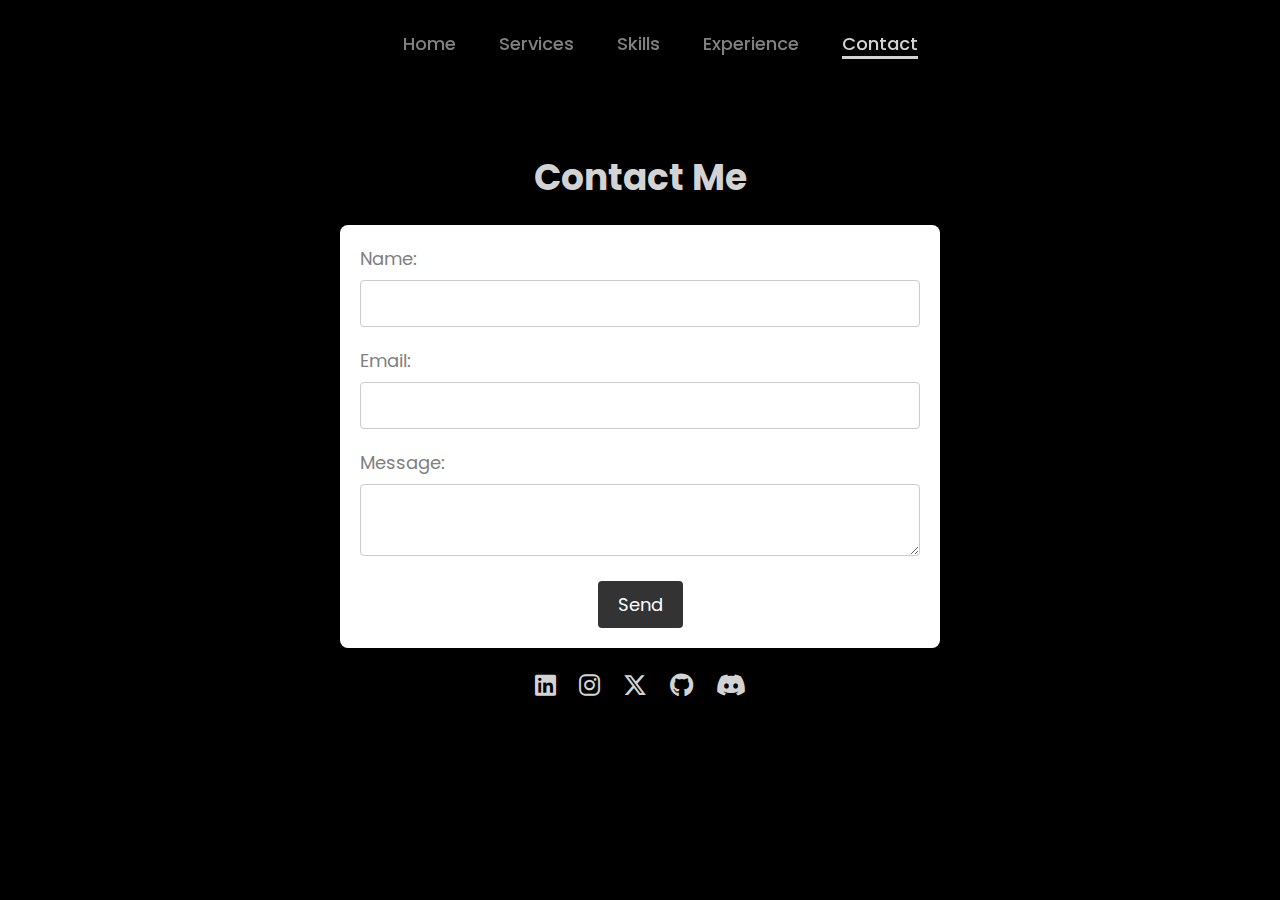
<file: contact.html>
<!DOCTYPE html>
<html lang="en">
<head>
    <meta charset="UTF-8">
    <meta name="viewport" content="width=device-width, initial-scale=1.0">
    <link rel="stylesheet" href="https://cdnjs.cloudflare.com/ajax/libs/font-awesome/6.5.2/css/all.min.css">
    <link rel="stylesheet" href="style.css">
    <title>Ahmed Website - Contact</title>
    <link rel="icon" href="https://i.ibb.co/sWwhcjM/logo-1.png"/>
</head>
<body>
    <header>
        <nav>
            <a href="index.html">Home</a>
            <a href="services.html">Services</a>
            <a href="skills.html">Skills</a>
            <a href="experience.html">Experience</a>
            <a href="contact.html" class="active">Contact</a>
        </nav>
    </header>
    <section class="contact">
        <h1>Contact Me</h1>
        <form id="contact-form">
            <label for="name">Name:</label>
            <input type="text" id="name" name="name" required>
            <label for="email">Email:</label>
            <input type="email" id="email" name="email" required>
            <label for="message">Message:</label>
            <textarea id="message" name="message" required></textarea>
            <button type="submit">Send</button>
        </form>
        <div class="contact-social-icons">
            <a href="https://www.linkedin.com/in/1AhmedS/"><i class="fa-brands fa-linkedin"></i></a>
            <a href="https://instagram.com/nsl2j"><i class="fa-brands fa-instagram"></i></a>
            <a href="https://x.com/nsl2j"><i class="fa-brands fa-x-twitter"></i></a>
            <a href="https://github.com/1AhmedS"><i class="fa-brands fa-github"></i></a>
            <a href="https://discord.com/users/813844172754649130"><i class="fa-brands fa-discord"></i></a>
        </div>
    </section>
    <script src="script.js"></script>
</body>
</html>
</file>
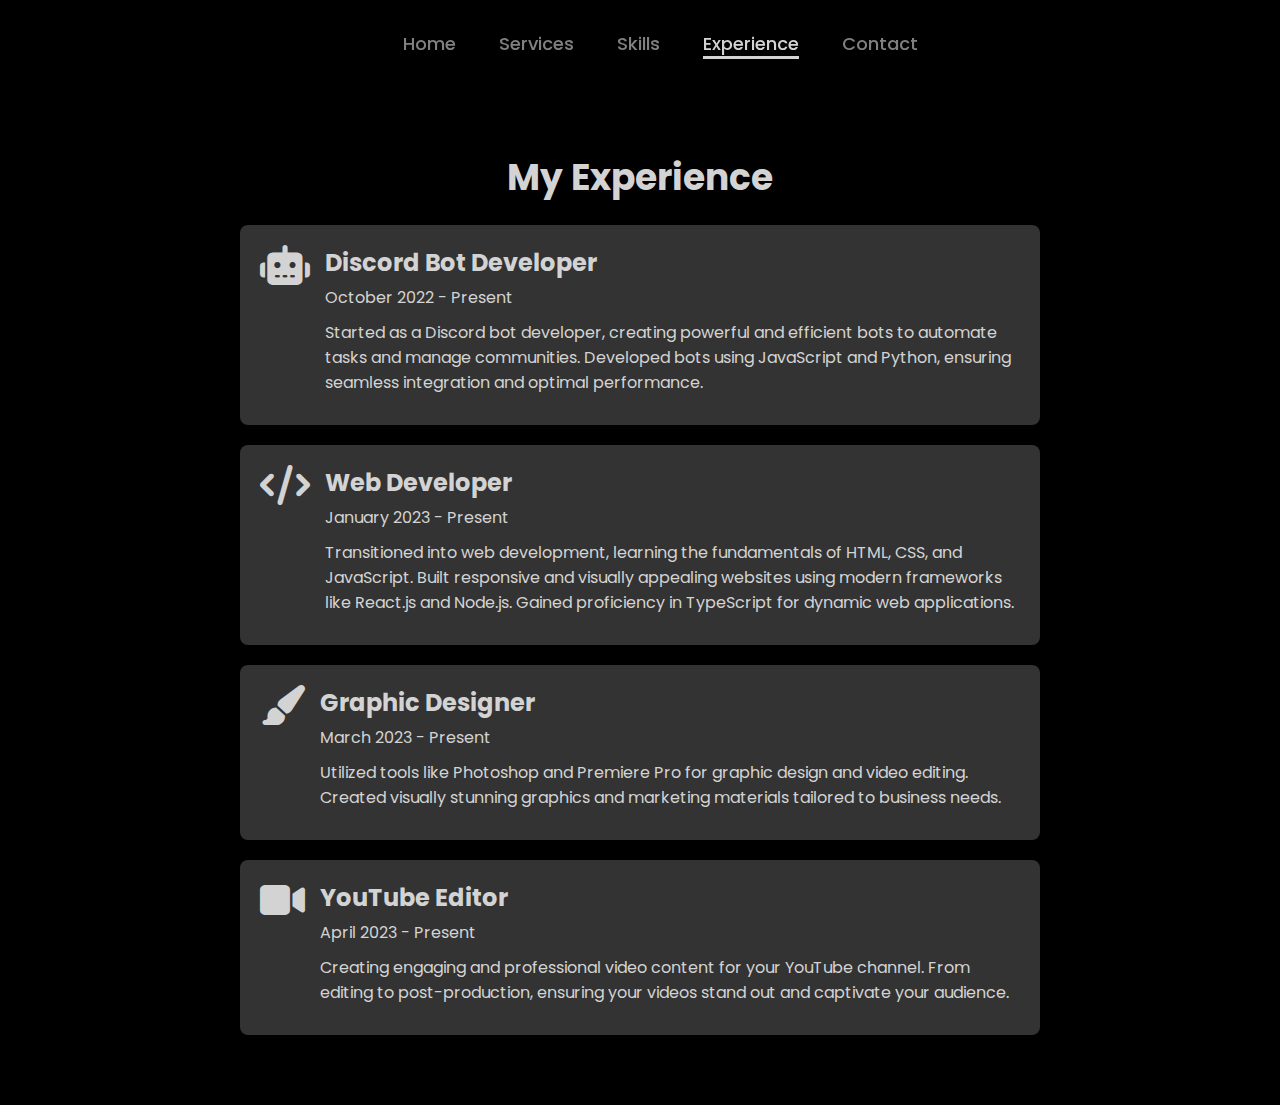
<file: experience.html>
<!DOCTYPE html>
<html lang="en">
<head>
    <meta charset="UTF-8">
    <meta name="viewport" content="width=device-width, initial-scale=1.0">
    <link rel="stylesheet" href="https://cdnjs.cloudflare.com/ajax/libs/font-awesome/6.5.2/css/all.min.css">
    <link rel="stylesheet" href="style.css">
    <title>Ahmed Website - Experience</title>
    <link rel="icon" href="https://i.ibb.co/sWwhcjM/logo-1.png"/>
</head>
<body>
    <header>
        <nav>
            <a href="index.html">Home</a>
            <a href="services.html">Services</a>
            <a href="skills.html">Skills</a>
            <a href="experience.html" class="active">Experience</a>
            <a href="contact.html">Contact</a>
        </nav>
    </header>
    <section class="experience">
        <h1>My Experience</h1>
        <div class="experience-container">
            <div class="experience-item">
                <i class="fa-solid fa-robot"></i>
                <div class="experience-details">
                    <h2>Discord Bot Developer</h2>
                    <p class="duration">October 2022 - Present</p>
                    <p class="description">Started as a Discord bot developer, creating powerful and efficient bots to automate tasks and manage communities. Developed bots using JavaScript and Python, ensuring seamless integration and optimal performance.</p>
                </div>
            </div>
            <div class="experience-item">
                <i class="fa-solid fa-code"></i>
                <div class="experience-details">
                    <h2>Web Developer</h2>
                    <p class="duration">January 2023 - Present</p>
                    <p class="description">Transitioned into web development, learning the fundamentals of HTML, CSS, and JavaScript. Built responsive and visually appealing websites using modern frameworks like React.js and Node.js. Gained proficiency in TypeScript for dynamic web applications.</p>
                </div>
            </div>
            <div class="experience-item">
                <i class="fa-solid fa-paint-brush"></i>
                <div class="experience-details">
                    <h2>Graphic Designer</h2>
                    <p class="duration">March 2023 - Present</p>
                    <p class="description">Utilized tools like Photoshop and Premiere Pro for graphic design and video editing. Created visually stunning graphics and marketing materials tailored to business needs.</p>
                </div>
            </div>
            <div class="experience-item">
                <i class="fa-solid fa-video"></i>
                <div class="experience-details">
                    <h2>YouTube Editor</h2>
                    <p class="duration">April 2023 - Present</p>
                    <p class="description">Creating engaging and professional video content for your YouTube channel. From editing to post-production, ensuring your videos stand out and captivate your audience.</p>
                </div>
            </div>
        </div>
    </section>
</body>
</html>
</file>
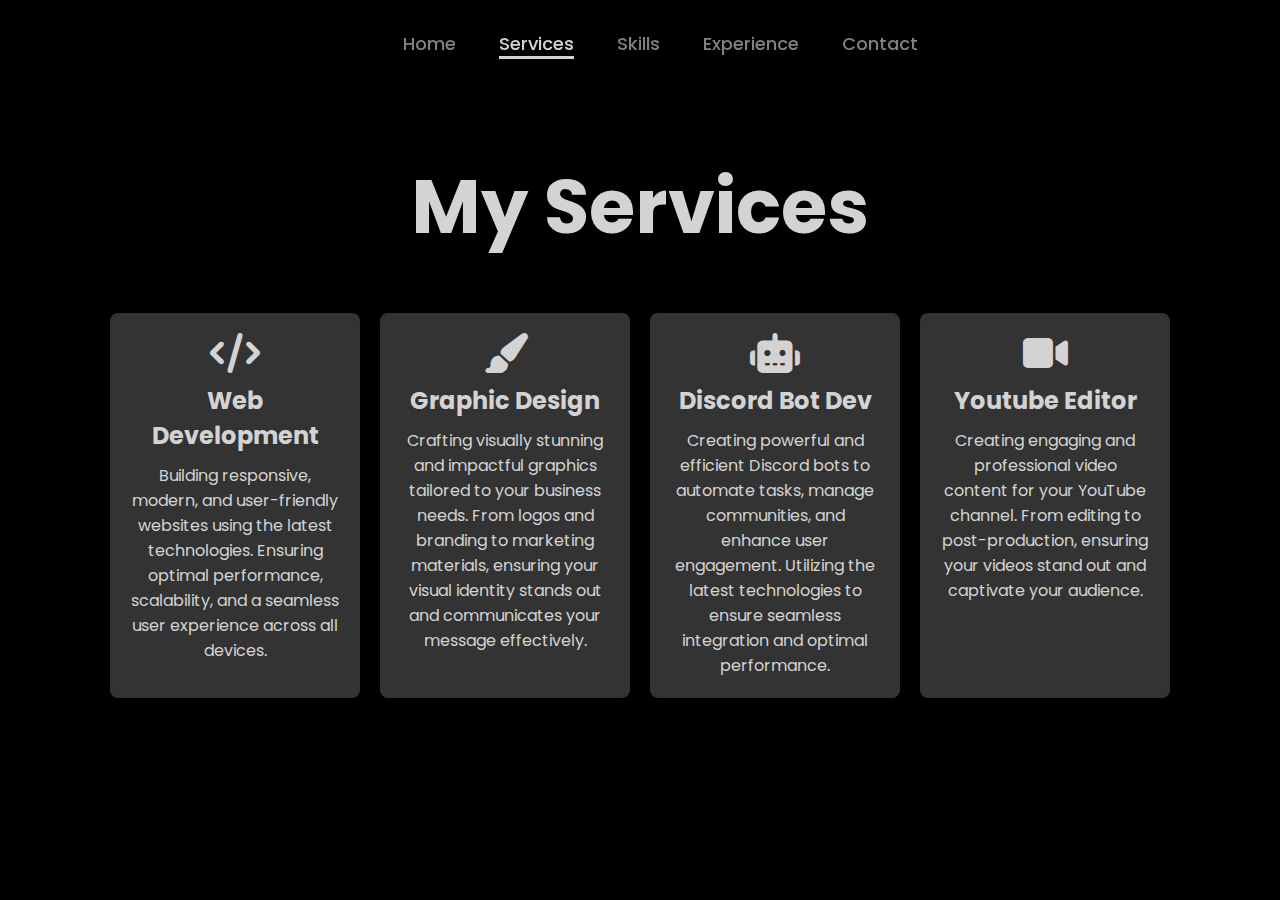
<file: services.html>
<!DOCTYPE html>
<html lang="en">
<head>
    <meta charset="UTF-8">
    <meta name="viewport" content="width=device-width, initial-scale=1.0">
    <link rel="stylesheet" href="https://cdnjs.cloudflare.com/ajax/libs/font-awesome/6.5.2/css/all.min.css">
    <link rel="stylesheet" href="style.css">
    <title>Ahmed Website - Services</title>
    <link rel="icon" href="https://i.ibb.co/sWwhcjM/logo-1.png"/>
</head>
<body>
    <header>
        <nav>
            <a href="index.html">Home</a>
            <a href="services.html" class="active">Services</a>
            <a href="skills.html">Skills</a>
            <a href="experience.html">Experience</a>
            <a href="contact.html">Contact</a>
        </nav>
    </header>
    <section class="services">
        <h1>My Services</h1>
        <div class="service-container">
            <div class="service">
                <i class="fa-solid fa-code"></i>
                <h2>Web Development</h2>
                <p>Building responsive, modern, and user-friendly websites using the latest technologies. Ensuring optimal performance, scalability, and a seamless user experience across all devices.</p>
            </div>
            <div class="service">
                <i class="fa-solid fa-paint-brush"></i>
                <h2>Graphic Design</h2>
                <p>Crafting visually stunning and impactful graphics tailored to your business needs. From logos and branding to marketing materials, ensuring your visual identity stands out and communicates your message effectively.</p>
            </div>
            <div class="service">
                <i class="fa-solid fa-robot"></i>
                <h2>Discord Bot Dev</h2>
                <p>Creating powerful and efficient Discord bots to automate tasks, manage communities, and enhance user engagement. Utilizing the latest technologies to ensure seamless integration and optimal performance.</p>            
            </div>
            <div class="service">
                <i class="fa-solid fa-video"></i>
                <h2>Youtube Editor</h2>
                <p>Creating engaging and professional video content for your YouTube channel. From editing to post-production, ensuring your videos stand out and captivate your audience.</p>
            </div>
        </div>
    </section>
</body>
</html></div>
</file>
<file: style.css>
@import url("https://fonts.googleapis.com/css2?family=Poppins:wght@100;200;300;400;500;600&display=swap");html{font-size:62.5%;}*{margin-left:0;}*{margin-bottom:0;}nav a{font-size:1.8rem;}*{margin-right:0;}body,nav a{color:gray;}*{margin-top:0;}*{padding-left:0;}body,header{width:100%;}*{padding-bottom:0;}[class~=logo]{font-size:3rem;}*{padding-right:0;}*{padding-top:0;}*{box-sizing:border-box;}*{text-decoration:none;}*{border-left-width:medium;}nav a:hover,[class~=logo],nav a.active{color:#d3d3d3;}*{border-bottom-width:medium;}*{border-right-width:medium;}*{border-top-width:medium;}body{height:100vh;}body{overflow-x:hidden;}nav a,nav a:hover{border-bottom-width:3px;}nav a{margin-left:4rem;}*{border-left-style:none;}*{border-bottom-style:none;}*{border-right-style:none;}body{background-color:black;}nav a,nav a:hover{border-bottom-style:solid;}header{margin-top:1.25pc;}*{border-top-style:none;}nav a{font-weight:500;}nav a{transition:.3s ease;}nav a:hover{border-bottom-color:#d3d3d3;}*{border-left-color:currentColor;}header{background-color:#333;}nav a:hover{border-image:none;}*{border-bottom-color:currentColor;}header{background-color:transparent;}*{border-right-color:currentColor;}[class~=logo]{font-weight:800;}*{border-top-color:currentColor;}header{position:fixed;}header{top:0;}*{border-image:none;}*{outline:none;}header{left:0;}nav a.active{border-bottom-width:3px;}header{padding-left:9%;}nav a.active{border-bottom-style:solid;}*{font-family:"Poppins",sans-serif;}nav a.active{border-bottom-color:#d3d3d3;}header{padding-bottom:1rem;}nav a.active{border-image:none;}[class~=logo]{cursor:pointer;}nav a{border-bottom-color:transparent;}[class~=logo]{transition:.5s ease;}nav a{border-image:none;}header{padding-right:9%;}header{padding-top:1rem;}header{filter:drop-shadow(10px);}header{display:flex;}header{justify-content:center;}header{align-items:center;}header{z-index:100;}.logo:hover{transform:scale(1.1);}@media (max-width:995px){nav ul,nav,header{display:flex;}nav ul li{margin-left:.625pc;}header,nav{justify-content:center;}header,nav{align-items:center;}nav a:hover,nav a[class~=active]{color:#d3d3d3;}nav a,nav[class~=active]{display:block;}nav a:hover{border-bottom-width:.03125in;}nav a:hover{border-bottom-style:solid;}header{flex-direction:row;}header,nav,nav ul{padding-left:0;}header{padding-bottom:15pt;}nav ul,nav,header{padding-right:0;}nav a:hover{border-bottom-color:#d3d3d3;}nav ul{list-style:none;}header{padding-top:15pt;}nav a:hover{border-image:none;}nav ul,nav ul li{margin-bottom:0;}nav{position:static;}nav{width:auto;}nav{background-color:transparent;}nav ul,nav{padding-bottom:0;}nav{border-left-width:medium;}nav ul,nav{padding-top:0;}nav{border-bottom-width:medium;}nav ul{margin-left:0;}nav ul li{margin-right:.625pc;}nav{border-right-width:medium;}nav ul{margin-right:0;}nav ul li,nav ul{margin-top:0;}nav{border-top-width:medium;}nav a{font-size:2rem;}nav{border-left-style:none;}nav a{margin-left:1rem;}nav a{margin-bottom:3rem;}nav a[class~=active]{border-bottom-width:.03125in;}nav{border-bottom-style:none;}nav a{margin-right:1rem;}nav{border-right-style:none;}nav a{margin-top:3rem;}nav{border-top-style:none;}nav a[class~=active]{border-bottom-style:solid;}nav a[class~=active]{border-bottom-color:#d3d3d3;}nav{border-left-color:currentColor;}nav a[class~=active]{border-image:none;}nav{border-bottom-color:currentColor;}nav{border-right-color:currentColor;}nav{border-top-color:currentColor;}nav{border-image:none;}}.home{display:flex;}.home,[class~=social-icons] a{justify-content:center;}[class~=social-icons] a,.home{align-items:center;}[class~=home-content] h3{font-size:4rem;}[class~=home-content] h3{margin-bottom:1rem;}[class~=typing-text] span::before{content:"software Developer";}.home{gap:8rem;}[class~=home] [class~=home-content] h1,[class~=home-content] h3{font-weight:700;}[class~=btn],.home,[class~=typing-text] span::after{background-color:black;}.home-content p{font-size:.9375pc;}.home-content p{margin-top:.208333333in;}[class~=home] [class~=home-content] h1{font-size:6rem;}[class~=home-img] img{position:relative;}[class~=home-img] img{width:32vw;}[class~=home-img] img,[class~=home-img]{border-radius:50%;}[class~=btn]{display:inline-block;}[class~=btn]{padding-left:2.8rem;}[class~=btn],[class~=typing-text] span::before{color:#d3d3d3;}[class~=typing-text] span::before{animation:words 20s infinite;}[class~=btn]{padding-bottom:1rem;}[class~=typing-text] span::after{content:"";}[class~=home-img] img{box-shadow:0 0 .260416667in solid #d3d3d3;}[class~=btn]{padding-right:2.8rem;}[class~=home-img] img{cursor:pointer;}[class~=home-img] img{transition:.2s linear;}[class~=social-icons] a{display:inline-flex;}[class~=home] [class~=home-content] h1{line-height:1.3;}[class~=btn]{padding-top:1rem;}.home-img img:hover{font-size:1.8rem;}[class~=btn]{border-radius:4rem;}[class~=btn]{font-size:1.6rem;}[class~=social-icons] a{width:4rem;}[class~=typing-text] span::after{position:absolute;}.home-img img:hover{font-weight:500;}[class~=btn]{letter-spacing:.3rem;}[class~=social-icons] a{height:4rem;}[class~=typing-text] span::after{height:100%;}[class~=btn]:hover{transform:scale3d(1.03);}[class~=social-icons] a{background-color:transparent;}[class~=typing-text],[class~=btn]{font-weight:600;}[class~=btn]{border-left-width:.020833333in;}[class~=social-icons] a{border-left-width:.2rem;}[class~=btn]{border-bottom-width:.020833333in;}[class~=btn]{border-right-width:.020833333in;}[class~=social-icons] a{border-bottom-width:.2rem;}[class~=social-icons] a{border-right-width:.2rem;}[class~=social-icons] a{border-top-width:.2rem;}[class~=btn],[class~=typing-text] span::after,[class~=social-icons] a{border-left-style:solid;}[class~=btn]{border-top-width:.020833333in;}[class~=btn],[class~=social-icons] a{border-bottom-style:solid;}[class~=typing-text] span::after{border-left-width:.03125in;}[class~=social-icons] a,[class~=btn]{border-right-style:solid;}[class~=btn],[class~=social-icons] a{border-top-style:solid;}[class~=btn],[class~=social-icons] a{border-left-color:#d3d3d3;}[class~=btn],[class~=social-icons] a{border-bottom-color:#d3d3d3;}section{min-height:100vh;}[class~=btn],[class~=social-icons] a{border-right-color:#d3d3d3;}[class~=social-icons] a:hover,[class~=btn]:hover{color:black;}[class~=social-icons] a:hover{transform:scale(1.3) translateY(-5px);}[class~=typing-text] span::after{border-left-color:black;}[class~=btn],[class~=social-icons] a{border-top-color:#d3d3d3;}[class~=btn]:hover,[class~=social-icons] a:hover{background-color:#d3d3d3;}[class~=typing-text] span::after,[class~=social-icons] a,[class~=btn]{border-image:none;}[class~=social-icons] a{font-size:2rem;}[class~=typing-text] span::after{right:-8;}[class~=btn],[class~=social-icons] a{transition:.3s ease;}[class~=social-icons] a{border-radius:50%;}[class~=btn]{cursor:pointer;}[class~=typing-text]{font-size:2.125pc;}[class~=social-icons] a{margin-left:0;}[class~=social-icons] a:hover,[class~=btn]:hover{box-shadow:0 0 1.5625pc #d3d3d3;}[class~=typing-text]{min-width:17.5pc;}[class~=social-icons] a{margin-bottom:3rem;}section{padding-left:9%;}[class~=social-icons] a{margin-right:1.5rem;}[class~=social-icons] a{margin-top:3rem;}span,[class~=social-icons] a{color:#d3d3d3;}[class~=typing-text] span{position:relative;}[class~=typing-text] span::after{animation:cursor .6s infinite;}section{padding-bottom:5rem;}section{padding-right:9%;}section{padding-top:5rem;}@keyframes cursor{to{border-left:3px solid #d3d3d3;}}@keyframes words{0%,20%{content:"Web Developer";}21%,40%{content:"Djs Developer";}41%,60%{content:"Web Designer";}61%,80%{content:"Editor";}81%,100%{content:"Designer";}}@media (max-width: 1000px){[class~=home]{gap:4rem;}}@media (max-width:995px){[class~=home]{flex-direction:column;}[class~=home]{margin-left:4rem;}[class~=home]{margin-bottom:5rem;}.home-content h1{font-size:5rem;}[class~=home-img] img{width:70vw;}[class~=home]{margin-right:4rem;}[class~=home]{margin-top:5rem;}[class~=home-img] img{margin-top:4rem;}[class~=home] [class~=home-content] h3{font-size:2.5rem;}}[class~=skills-list],[class~=service-container]{display:flex;}[class~=skills-list] li{margin-left:7.5pt;}[class~=skills-list],[class~=service-container]{flex-wrap:wrap;}[class~=skills-list],[class~=service-container]{justify-content:center;}.message-box .success{color:#4caf50;}[class~=skills-list]{list-style:none;}[class~=skills-list]{padding-left:0;}[class~=skills-list] li{margin-bottom:7.5pt;}#contact-form label{display:block;}[class~=skills-list] li{margin-right:7.5pt;}[class~=skills-list]{padding-bottom:0;}#contact-form label{font-size:13.5pt;}[class~=skills-list] li{margin-top:7.5pt;}#contact-form label{margin-bottom:6pt;}[class~=skills-list]{padding-right:0;}[class~=message-box] [class~=error]{color:#f44336;}[class~=skills-list]{padding-top:0;}.skills-list img{width:3.125pc;}#contact-form label{text-align:left;}[class~=skills-list]{margin-left:0;}#contact-form input{width:100%;}#contact-form{max-width:450pt;}#contact-form,[class~=skills-list]{margin-bottom:0;}[class~=skills-list]{margin-right:0;}.skills-list img{height:3.125pc;}[class~=skills-list]{margin-top:0;}[class~=services],[class~=service]{padding-left:1.25pc;}[class~=services]{padding-bottom:3.125pc;}[class~=services] h1{font-size:27pt;}[class~=services],[class~=service]{padding-right:1.25pc;}#contact-form input{padding-left:.104166667in;}[class~=services]{padding-top:3.125pc;}#contact-form input,[class~=services] h1{margin-bottom:20px;}#contact-form input{padding-bottom:.104166667in;}[class~=experience-details] [class~=description],.experience-details .duration{font-size:.166666667in;}[class~=Skills-content] h3,[class~=services],[class~=Skills] [class~=Skills-content] h1,[class~=service]{text-align:center;}[class~=services] h1{margin-top:100px;}#contact-form{margin-left:auto;}[class~=Skills] [class~=Skills-content] h1{font-size:50px;}[class~=services] h1{font-size:75px;}.experience-details .duration,[class~=service] h2,[class~=skills-title],[class~=service] i,[class~=service] p,[class~=services] h1{color:#d3d3d3;}[class~=services] h1{margin-bottom:50px;}#contact-form input{padding-right:.104166667in;}[class~=service-container]{gap:20px;}[class~=service] i{font-size:40px;}.experience-details .duration,[class~=experience-details] [class~=description],[class~=service] i,[class~=service] h2{margin-bottom:.104166667in;}#contact-form input{padding-top:.104166667in;}[class~=service]{background-color:#333;}[class~=service]{border-radius:.5pc;}#contact-form{margin-right:auto;}[class~=service]{box-shadow:0 3pt 6pt rgba(0,0,0,.1);}#contact-form input{border-left-width:.0625pc;}[class~=service]{padding-bottom:15pt;}#contact-form input{border-bottom-width:.0625pc;}[class~=service] h2{font-size:1.5pc;}#contact-form input{border-right-width:.0625pc;}#contact-form input{border-top-width:.0625pc;}[class~=service]{padding-top:15pt;}[class~=service]{width:250px;}#contact-form input{border-left-style:solid;}#contact-form input,[class~=service] p{font-size:16px;}[class~=Skills],[class~=skills-title],.status,[class~=message-box]{display:flex;}.status,[class~=Skills],[class~=skills-title]{justify-content:center;}#contact-form input{border-bottom-style:solid;}.status,[class~=message-box],[class~=Skills],[class~=skills-title]{align-items:center;}[class~=Skills-content] h3{font-size:50px;}#contact-form input{border-right-style:solid;}[class~=Skills]{gap:8rem;}[class~=Skills]{background-color:black;}[class~=Skills]{margin-top:6.25pc;}[class~=Skills-content] h3{margin-bottom:1rem;}#contact-form input{border-top-style:solid;}[class~=Skills-content] h3,[class~=Skills] [class~=Skills-content] h1,[class~=skills-title]{font-weight:700;}#contact-form input{border-left-color:#ccc;}#contact-form input{border-bottom-color:#ccc;}[class~=skills-title]{font-size:1.875pc;}#contact-form textarea,[class~=skills-title]{margin-bottom:20px;}#contact-form input{border-right-color:#ccc;}#contact-form input{border-top-color:#ccc;}#contact-form input{border-image:none;}#contact-form{margin-top:0;}#contact-form input{border-radius:4px;}[class~=skills-title] i{color:gray;}#contact-form textarea{width:100%;}#contact-form textarea{padding-left:.104166667in;}[class~=skills-title] i{margin-right:8px;}#contact-form{background-color:#fff;}.Skills-content p{font-size:15pt;}.status{margin-left:0;}.Skills-content p,[class~=contact]{text-align:center;}#contact-form textarea{padding-bottom:.104166667in;}.Skills-content p{margin-top:20px;}.status{margin-bottom:15pt;}#contact-form textarea{padding-right:.104166667in;}.status,.status li{list-style:none;}[class~=status] img{max-width:100%;}.status{margin-right:0;}[class~=status] img{height:auto;}.status{margin-top:15pt;}#contact-form textarea{padding-top:.104166667in;}.status{padding-left:0;}#contact-form textarea{border-left-width:.0625pc;}.status{padding-bottom:0;}.status{padding-right:0;}.status{padding-top:0;}[class~=contact],#contact-form{padding-left:.208333333in;}#contact-form textarea{border-bottom-width:.0625pc;}[class~=contact]{padding-bottom:3.125pc;}[class~=contact],#contact-form{padding-right:.208333333in;}[class~=contact]{padding-top:3.125pc;}[class~=status] img,[class~=message-box]{border-radius:8px;}[class~=status] img{border-left-width:1.5pt;}[class~=contact-social-icons]{margin-top:1.25pc;}[class~=status] img{border-bottom-width:1.5pt;}[class~=status] img{border-right-width:1.5pt;}[class~=status] img{border-top-width:1.5pt;}[class~=message-box]{position:fixed;}[class~=message-box]{bottom:1.25pc;}[class~=status] img,[class~=message-box],#contact-form textarea{border-left-style:solid;}[class~=status] img,[class~=message-box],#contact-form textarea{border-bottom-style:solid;}[class~=message-box],#contact-form textarea{border-right-width:.0625pc;}[class~=message-box]{right:.208333333in;}#contact-form textarea,[class~=status] img,[class~=message-box]{border-right-style:solid;}#contact-form textarea,[class~=message-box],[class~=status] img{border-top-style:solid;}[class~=Skills] [class~=Skills-content] h1{line-height:1.3;}[class~=message-box]{padding-left:22.5pt;}[class~=message-box],#contact-form textarea{border-top-width:.0625pc;}[class~=status] img{border-left-color:#d3d3d3;}#contact-form,[class~=message-box]{padding-bottom:1.25pc;}[class~=message-box]{padding-right:22.5pt;}[class~=status] img{border-bottom-color:#d3d3d3;}[class~=status] img{border-right-color:#d3d3d3;}.contact-social-icons a:hover{color:#0073e6;}#contact-form,[class~=message-box]{padding-top:1.25pc;}#contact-form textarea{border-left-color:#ccc;}[class~=message-box]{box-shadow:0 4px 9pt rgba(0,0,0,.2);}[class~=status] img{border-top-color:#d3d3d3;}[class~=status] img{border-image:none;}[class~=status] img{box-shadow:0 3pt 6pt rgba(0,0,0,.1);}[class~=contact-social-icons] a,.contact h1,[class~=experience] h1,[class~=experience-item] i{color:#d3d3d3;}[class~=message-box]{z-index:1000;}.contact h1{margin-top:100px;}#contact-form textarea{border-bottom-color:#ccc;}[class~=message-box]{text-align:left;}[class~=message-box],#contact-form button{background-color:#333;}[class~=message-box]{border-left-width:.75pt;}#contact-form textarea{border-right-color:#ccc;}[class~=message-box]{border-bottom-width:.75pt;}.contact h1{font-size:2.25pc;}.contact h1{margin-bottom:1.25pc;}#contact-form textarea{border-top-color:#ccc;}[class~=contact-social-icons] a{text-decoration:none;}[class~=contact-social-icons] a{margin-left:.104166667in;}[class~=message-box]{border-left-color:#555;}[class~=contact-social-icons] a,[class~=experience-container]{margin-bottom:0;}[class~=message-box]{border-bottom-color:#555;}[class~=contact-social-icons] a{margin-right:.104166667in;}[class~=contact-social-icons] a,[class~=experience-container]{margin-top:0;}[class~=message-box] i,[class~=contact-social-icons] a{font-size:.25in;}[class~=message-box]{border-right-color:#555;}#contact-form textarea{border-image:none;}[class~=message-box]{border-top-color:#555;}#contact-form textarea{border-radius:4px;}[class~=message-box]{border-image:none;}[class~=message-box],#contact-form button{color:#fff;}[class~=message-box]{font-size:13.5pt;}[class~=experience-item],#contact-form button,[class~=experience]{padding-left:1.25pc;}#contact-form textarea{font-size:.166666667in;}[class~=contact-social-icons] a{transition:color .3s;}[class~=experience-item] i,[class~=message-box] i{margin-right:.15625in;}#contact-form button{padding-bottom:.104166667in;}[class~=experience] h1{margin-top:1.041666667in;}[class~=experience]{padding-bottom:50px;}[class~=experience-item],#contact-form button,[class~=experience]{padding-right:1.25pc;}[class~=experience] h1{font-size:2.25pc;}[class~=experience] h1,[class~=experience-item]{margin-bottom:15pt;}[class~=experience-item] i{font-size:.416666667in;}[class~=experience]{padding-top:50px;}[class~=experience]{text-align:center;}[class~=experience-container]{max-width:800px;}[class~=experience-container]{margin-left:auto;}[class~=experience-container]{margin-right:auto;}#contact-form,[class~=experience-item]{border-radius:.5pc;}[class~=experience-container]{text-align:left;}[class~=experience-item]{background-color:#333;}[class~=experience-details] h2{font-size:18pt;}[class~=experience-details] h2{margin-bottom:.3125pc;}[class~=experience-item]{padding-bottom:1.25pc;}#contact-form button{padding-top:.104166667in;}#contact-form button{border-left-width:medium;}[class~=experience-item]{padding-top:1.25pc;}#contact-form button{border-bottom-width:medium;}#contact-form button{border-right-width:medium;}#contact-form,[class~=experience-item]{box-shadow:0 .041666667in .5pc rgba(0,0,0,.1);}#contact-form button{border-top-width:medium;}[class~=experience-item]{display:flex;}#contact-form button{border-left-style:none;}[class~=experience-item]{align-items:flex-start;}#contact-form button{border-bottom-style:none;}#contact-form button:hover{background-color:#555;}[class~=experience-details]{color:#d3d3d3;}[class~=experience-details]{flex:1;}#contact-form button{border-right-style:none;}#contact-form button{border-top-style:none;}#contact-form button{border-left-color:currentColor;}#contact-form button{border-bottom-color:currentColor;}#contact-form button{border-right-color:currentColor;}#contact-form button{border-top-color:currentColor;}#contact-form button{border-image:none;}#contact-form button{border-radius:4px;}#contact-form button{font-size:.1875in;}#contact-form button{cursor:pointer;}
</file>
